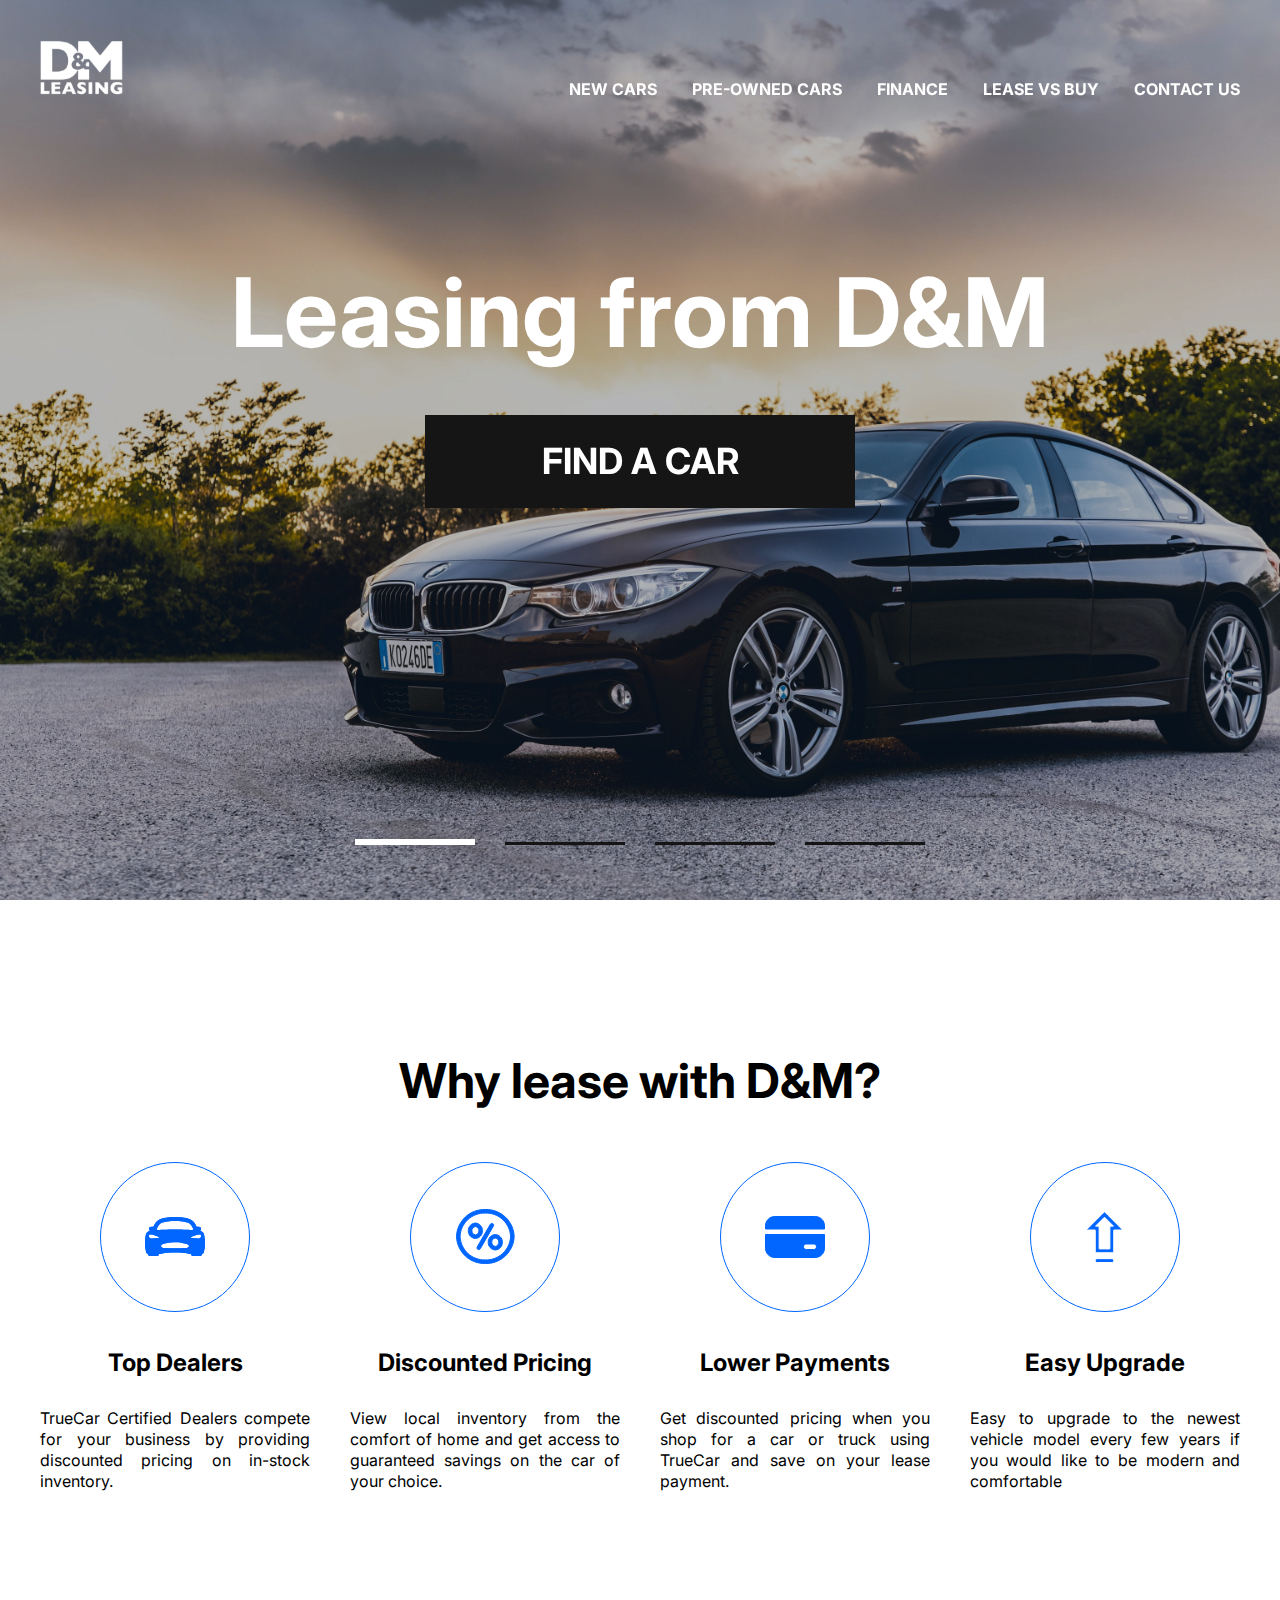
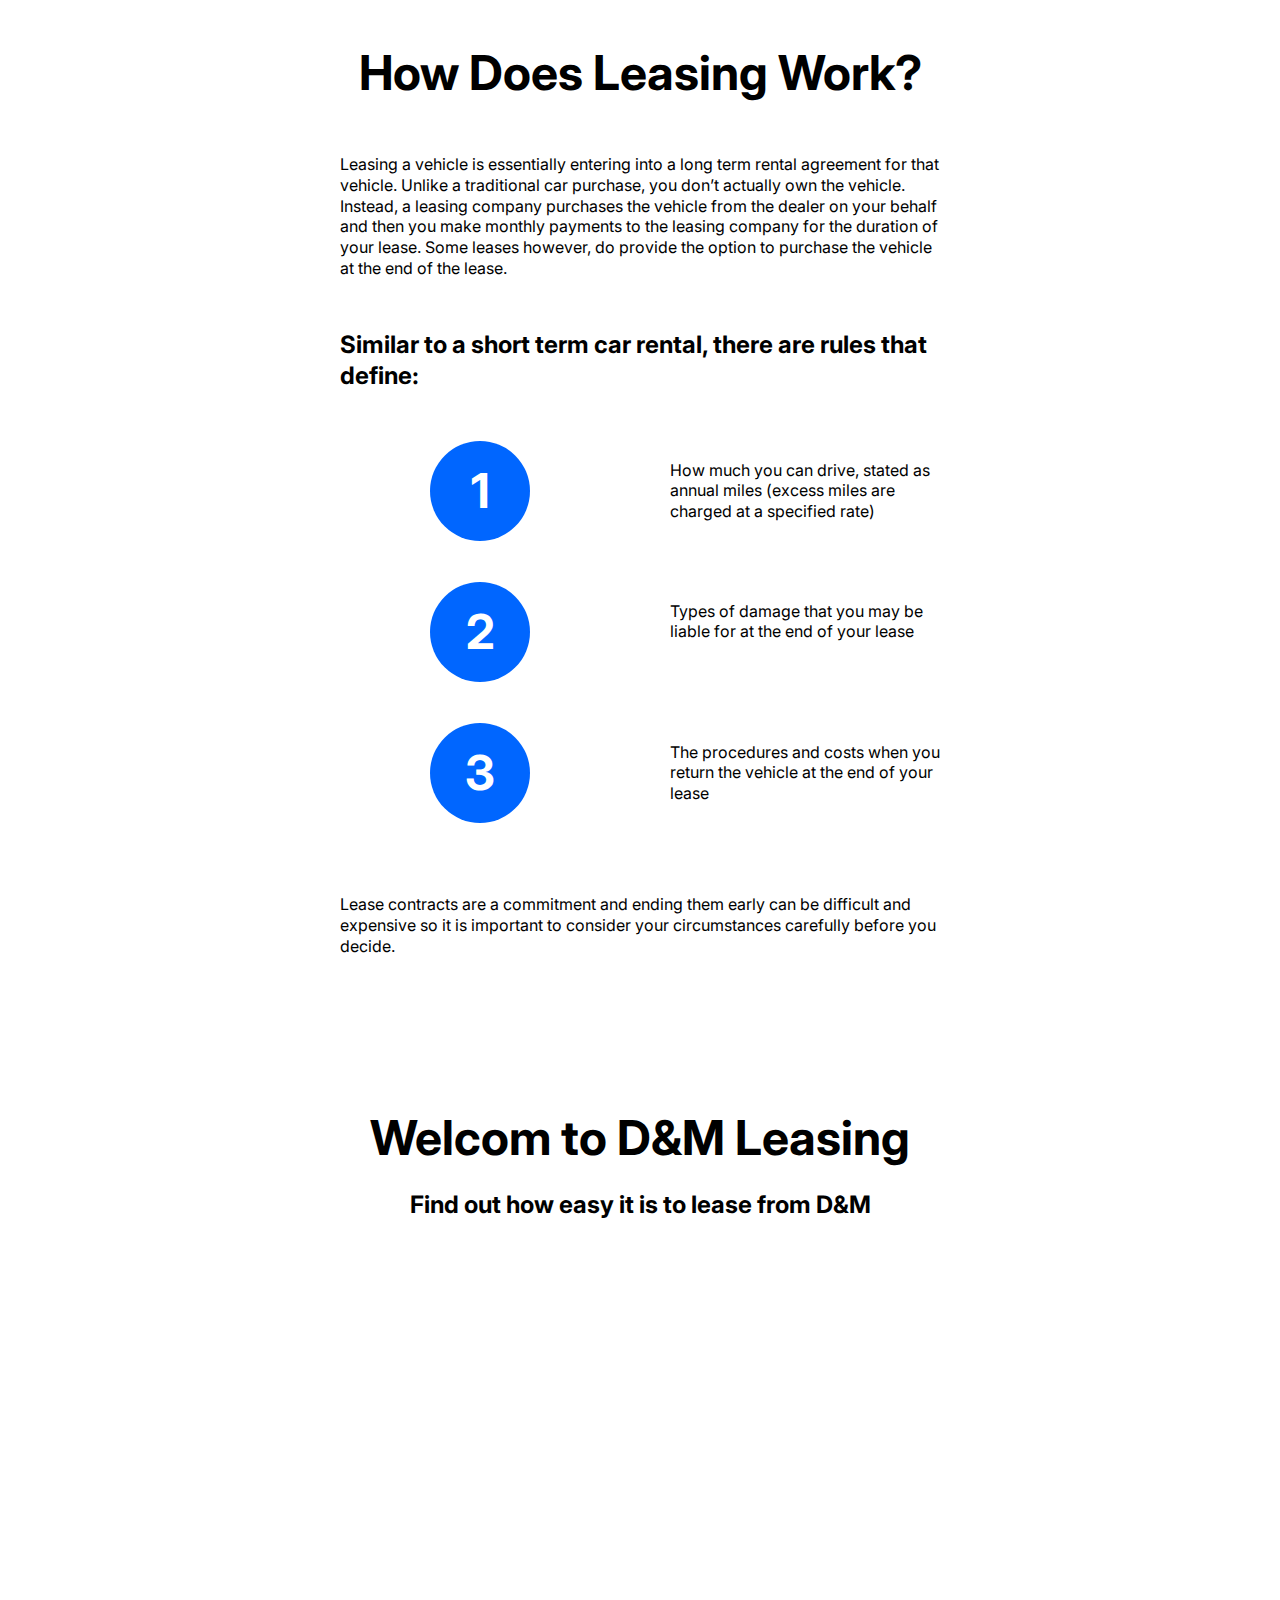
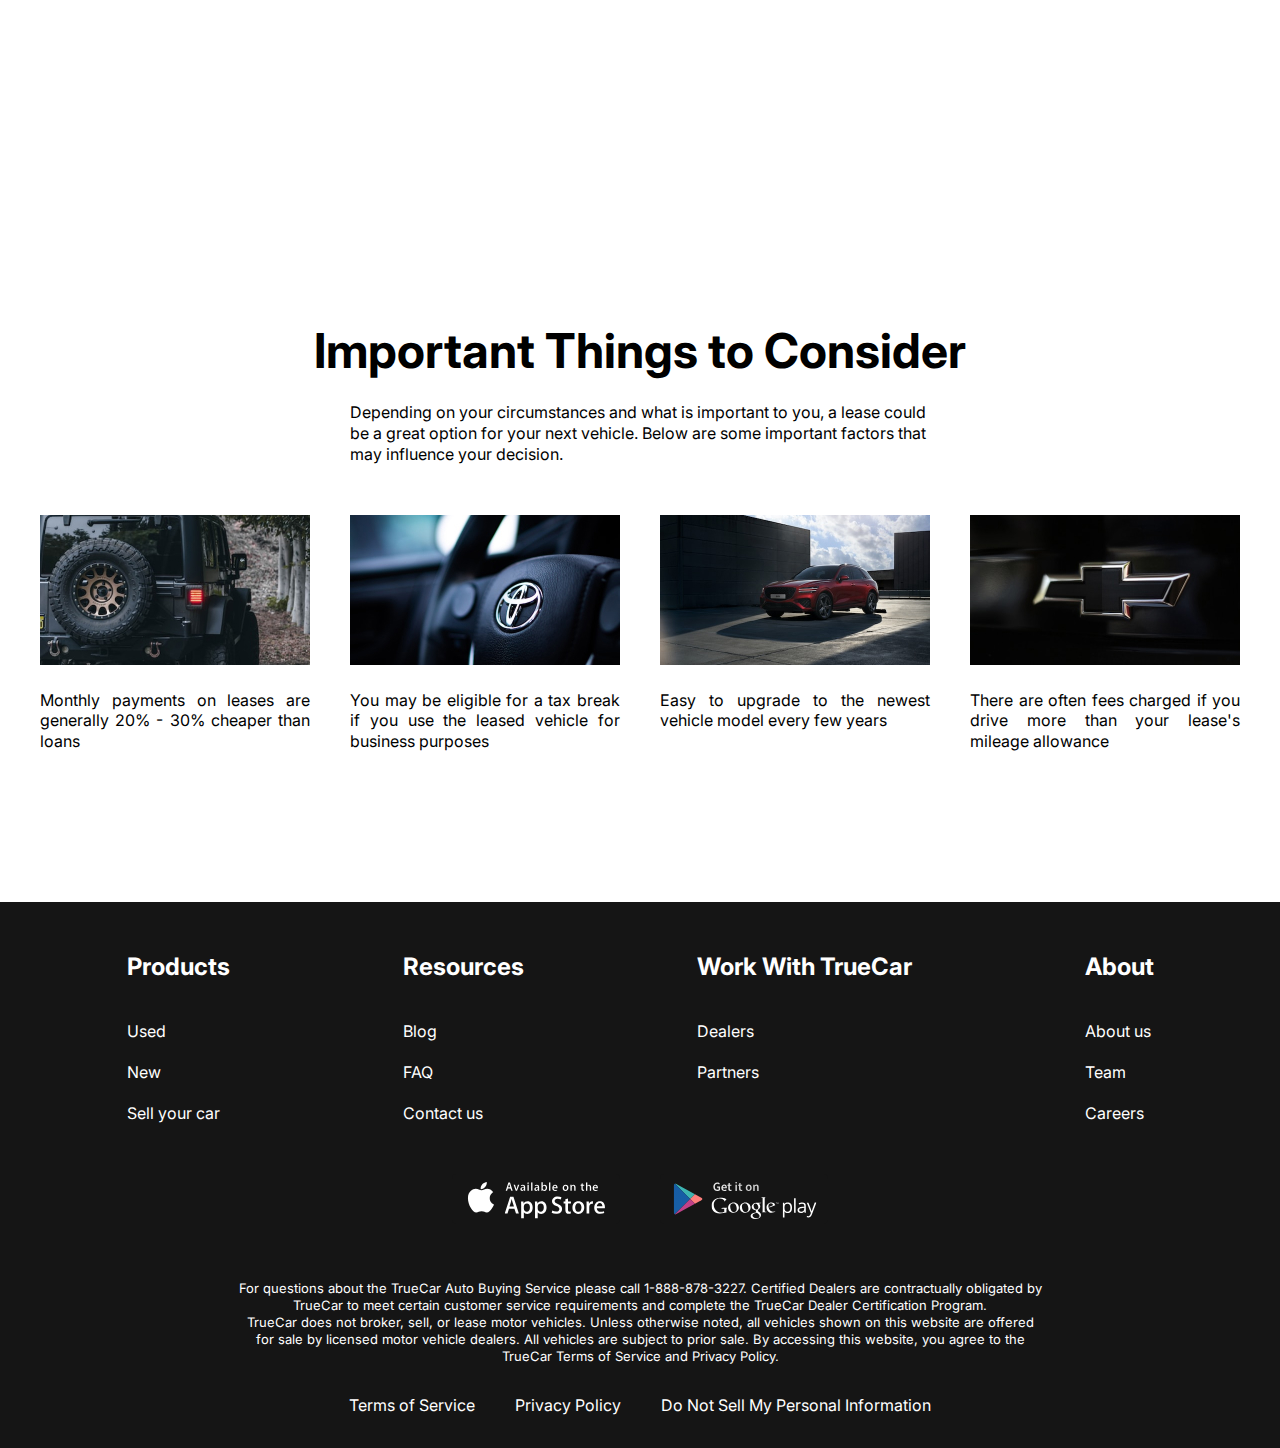
<file: index.html>
<!DOCTYPE html>
<html lang="en">

<head>
  <meta charset="UTF-8">
  <meta name="viewport" content="width=device-width, initial-scale=1.0">
  <title>Document</title>
  <link rel="preconnect" href="https://fonts.googleapis.com">
  <link rel="preconnect" href="https://fonts.gstatic.com" crossorigin>
  <link href="https://fonts.googleapis.com/css2?family=Inter&display=swap" rel="stylesheet">
  <link href="css/swiper-bundle.min.css" rel="stylesheet">
  <link rel="stylesheet" href="css/style.css">
</head>

<body>
  <div class="wrapper">
    <header class="header header-main">
      <div class="container">
        <div class="header__inner">
          <a href="#" class="logo">
            <img src="images/logo.svg" alt="" class="logo__img">
          </a>
          <nav class="menu">
            <ul class="menu__list">
              <li class="menu__list-item"><a href="new-cars.html" class="menu__list-link">NEW CARS</a></li>
              <li class="menu__list-item"><a href="#" class="menu__list-link">PRE-OWNED CARS</a></li>
              <li class="menu__list-item"><a href="#" class="menu__list-link">FINANCE</a></li>
              <li class="menu__list-item"><a href="#" class="menu__list-link">LEASE VS BUY</a></li>
              <li class="menu__list-item"><a href="contacts.html" class="menu__list-link">CONTACT US</a></li>
            </ul>
          </nav>
        </div>
      </div>
    </header>
    <main class="main">
      <section class="top">
        <div class="container">
          <h1 class="title">
            Leasing from D&M
          </h1>
          <a href="new-cars.html" class="top__link">
            Find a Car
          </a>
        </div>
      </section>
      <div class="slider">
        <div class="swiper">
          <div class="swiper-wrapper">
            <!-- картинку следует вставлять в инлайновые сттили, т.к. разраб может дале работать только в html но не с css -->
            <div class="swiper-slide" style="background-image: url(images/slide-1.jpg);"></div>
            <div class="swiper-slide" style="background-image: url(images/slide-2.jpg);"></div>
            <div class="swiper-slide" style="background-image: url(images/slide-3.jpg);"></div>
            <div class="swiper-slide" style="background-image: url(images/slide-4.jpg);"></div>
          </div>
          <div class="swiper-pagination"></div>
        </div>
      </div>
      <section class="why-lease">
        <div class="container">
          <h2 class="section-title">
            Why lease with D&M?
          </h2>
          <ul class="why-lease__list">
            <li class="why-lease__item">
              <img class="why-lease__item-img" src="images/why-lease-1.svg" alt="img">
              <h3 class="why-lease__item-title">
                Top Dealers
              </h3>
              <p class="why-lease__item-text">
                TrueCar Certified Dealers compete for your business by providing discounted pricing on in-stock
                inventory.
              </p>
            </li>
            <li class="why-lease__item">
              <img class="why-lease__item-img" src="images/why-lease-2.svg" alt="img">
              <h3 class="why-lease__item-title">
                Discounted Pricing
              </h3>
              <p class="why-lease__item-text">
                View local inventory from the comfort of home and get access to guaranteed savings on the car of your
                choice.
              </p>
            </li>
            <li class="why-lease__item">
              <img class="why-lease__item-img" src="images/why-lease-3.svg" alt="img">
              <h3 class="why-lease__item-title">
                Lower Payments
              </h3>
              <p class="why-lease__item-text">
                Get discounted pricing when you shop for a car or truck using TrueCar and save on your lease payment.
              </p>
            </li>
            <li class="why-lease__item">
              <img class="why-lease__item-img" src="images/why-lease-4.svg" alt="img">
              <h3 class="why-lease__item-title">
                Easy Upgrade
              </h3>
              <p class="why-lease__item-text">
                Easy to upgrade to the newest vehicle model every few years if you would like to be modern and
                comfortable
              </p>
            </li>
          </ul>
        </div>
      </section>
      <section class="how-work">
        <div class="container">
          <div class="how-work__inner">
            <h2 class="section-title">
              How Does Leasing Work?
            </h2>
            <p class="how-work__text">
              Leasing a vehicle is essentially entering into a long term rental agreement for that vehicle. Unlike a
              traditional car purchase, you don’t actually own the vehicle. Instead, a leasing company purchases the
              vehicle from the dealer on your behalf and then you make monthly payments to the leasing company for the
              duration of your lease. Some leases however, do provide the option to purchase the vehicle at the end of
              the lease.
            </p>
            <h4 class="how-work__minititle">
              Similar to a short term car rental, there are rules that define:
            </h4>
            <ol class="how-work__minititle-list">
              <li class="how-work__minititle-item">
                How much you can drive, stated as annual miles (excess miles are charged at a specified rate)
              </li>
              <li class="how-work__minititle-item">
                Types of damage that you may be liable for at the end of your lease
              </li>
              <li class="how-work__minititle-item">
                The procedures and costs when you return the vehicle at the end of your lease
              </li>
            </ol>
            <p class="how-work__text">
              Lease contracts are a commitment and ending them early can be difficult and expensive so it is important
              to consider your circumstances carefully before you decide.
            </p>
          </div>
        </div>
      </section>
      <section class="video">
        <div class="container">
          <h2 class="section-title video-title">
            Welcom to D&M Leasing
          </h2>
          <p class="video-text">
            Find out how easy it is to lease from D&M
          </p>
          <iframe class="video-content" width="1000" height="500"
            src="https://www.youtube.com/embed/V84qViTQ5s8?si=VFwr8Zt7fvxo-YK0&amp;controls=0"
            title="YouTube video player" frameborder="0"
            allow="accelerometer; autoplay; clipboard-write; encrypted-media; gyroscope; picture-in-picture; web-share"
            referrerpolicy="strict-origin-when-cross-origin" allowfullscreen></iframe>
        </div>
      </section>
      <section class="important">
        <div class="container">
          <h2 class="section-title important-title">
            Important Things to Consider
          </h2>
          <p class="important-text">
            Depending on your circumstances and what is important to you, a lease could be a great option for your next
            vehicle. Below are some important factors that may influence your decision.
          </p>
          <ul class="important-list">
            <li class="important-item">
              <img src="images/imp-1.jpg" alt="" class="important-item__img">
              <p class="important-item__text">
                Monthly payments on leases are generally 20% - 30% cheaper than loans
              </p>
            </li>
            <li class="important-item">
              <img src="images/imp-2.jpg" alt="" class="important-item__img">
              <p class="important-item__text">
                You may be eligible for a tax break if you use the leased vehicle for business purposes
              </p>
            </li>
            <li class="important-item">
              <img src="images/imp-3.jpg" alt="" class="important-item__img">
              <p class="important-item__text">
                Easy to upgrade to the newest vehicle model every few years
              </p>
            </li>
            <li class="important-item">
              <img src="images/imp-4.jpg" alt="" class="important-item__img">
              <p class="important-item__text">
                There are often fees charged if you drive more than your lease's mileage allowance
              </p>
            </li>
          </ul>
        </div>
      </section>
    </main>
    <footer class="footer">
      <div class="container">
        <nav class="footer__menu">
          <!-- li.footer__menu-item*4>a.footer__menu-link[href=#] -->
          <ul class="footer__menu-list">
            <li class="footer__menu-item">
              <p class="footer__menu-title">Products</p>
            </li>
            <li class="footer__menu-item"><a href="#" class="footer__menu-link">Used</a></li>
            <li class="footer__menu-item"><a href="#" class="footer__menu-link">New</a></li>
            <li class="footer__menu-item"><a href="#" class="footer__menu-link">Sell your car</a></li>
          </ul>
          <ul class="footer__menu-list">
            <li class="footer__menu-item">
              <p class="footer__menu-title">Resources</p>
            </li>
            <li class="footer__menu-item"><a href="#" class="footer__menu-link">Blog</a></li>
            <li class="footer__menu-item"><a href="#" class="footer__menu-link">FAQ</a></li>
            <li class="footer__menu-item"><a href="#" class="footer__menu-link">Contact us</a></li>
          </ul>
          <ul class="footer__menu-list">
            <li class="footer__menu-item">
              <p class="footer__menu-title">Work With TrueCar</p>
            </li>
            <li class="footer__menu-item"><a href="#" class="footer__menu-link">Dealers</a></li>
            <li class="footer__menu-item"><a href="#" class="footer__menu-link"></a>Partners</li>
          </ul>
          <ul class="footer__menu-list">
            <li class="footer__menu-item">
              <p class="footer__menu-title">About</p>
            </li>
            <li class="footer__menu-item"><a href="#" class="footer__menu-link">About us</a></li>
            <li class="footer__menu-item"><a href="#" class="footer__menu-link">Team</a></li>
            <li class="footer__menu-item"><a href="#" class="footer__menu-link">Careers</a></li>
          </ul>
        </nav>
        <ul class="apps__menu">
          <li class="apps__menu-item">
            <a href="#" class="apps__menu-link">
              <img class="apps__item-img" src="images/appstore.svg" alt="apple">
            </a>
          </li>
          <li class="apps__menu-item">
            <a href="#" class="apps__menu-link">
              <img class="apps__item-img" src="images/googleplay.svg" alt="googleplay">
            </a>
          </li>
        </ul>
        <div class="footer__copyright">
          <p class="footer__copyright-text">
            For questions about the TrueCar Auto Buying Service please call 1-888-878-3227.
            Certified Dealers are contractually obligated by TrueCar to meet certain customer service requirements and
            complete the TrueCar Dealer Certification Program.
          </p>
          <p class="footer__copyright-text">
            TrueCar does not broker, sell, or lease motor vehicles. Unless otherwise noted, all vehicles shown on this
            website are offered for sale by licensed motor vehicle dealers. All vehicles are subject to prior sale. By
            accessing this website, you agree to the TrueCar Terms of Service and Privacy Policy.
          </p>
        </div>
        <div class="footer__policy">
          <ul class="policy__nav-list">
            <li class="policy__nav-item"><a href="#" class="policy__nav-link">Terms of Service</a></li>
            <li class="policy__nav-item"><a href="#" class="policy__nav-link">Privacy Policy</a></li>
            <li class="policy__nav-item"><a href="#" class="policy__nav-link"></a>Do Not Sell My Personal Information
            </li>
          </ul>
        </div>
      </div>
    </footer>
  </div>
  <script src="js/swiper-bundle.min.js"></script>
  <script src="js/main.js"></script>
</body>

</html>
</file>
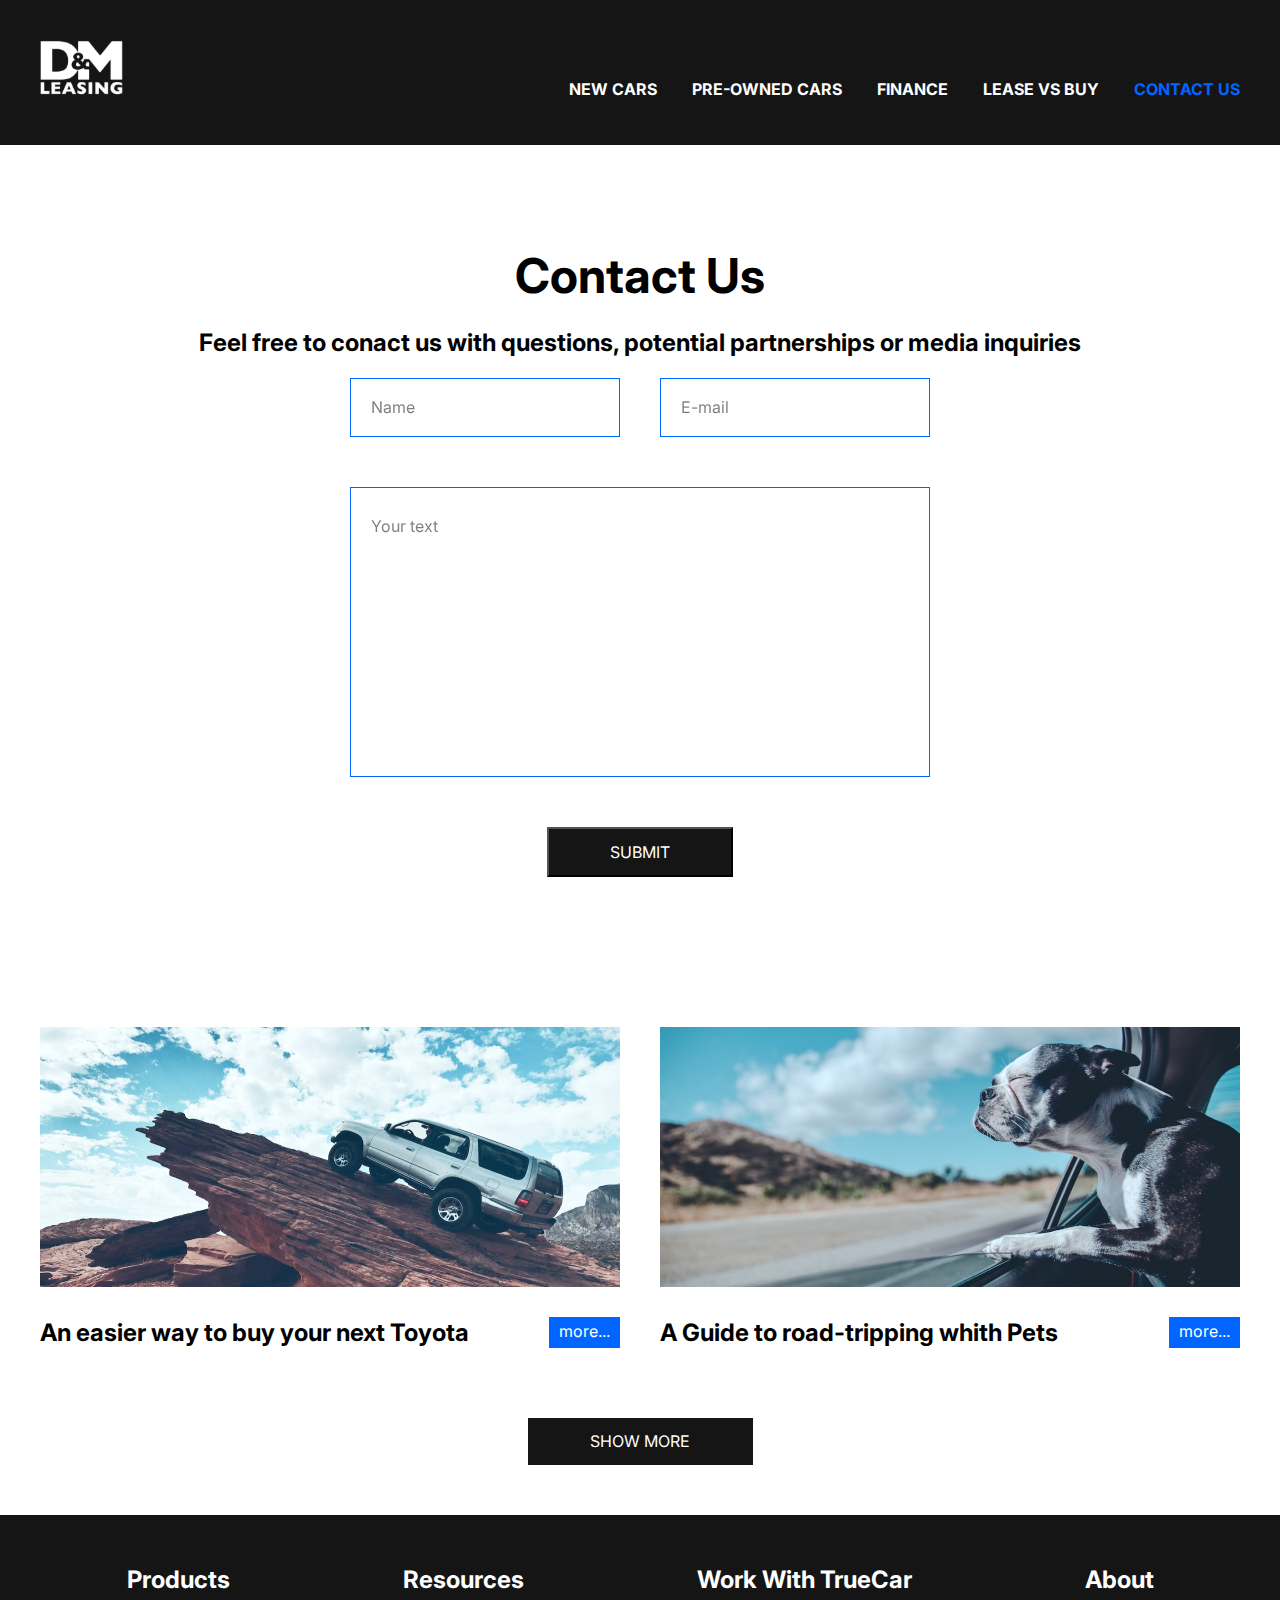
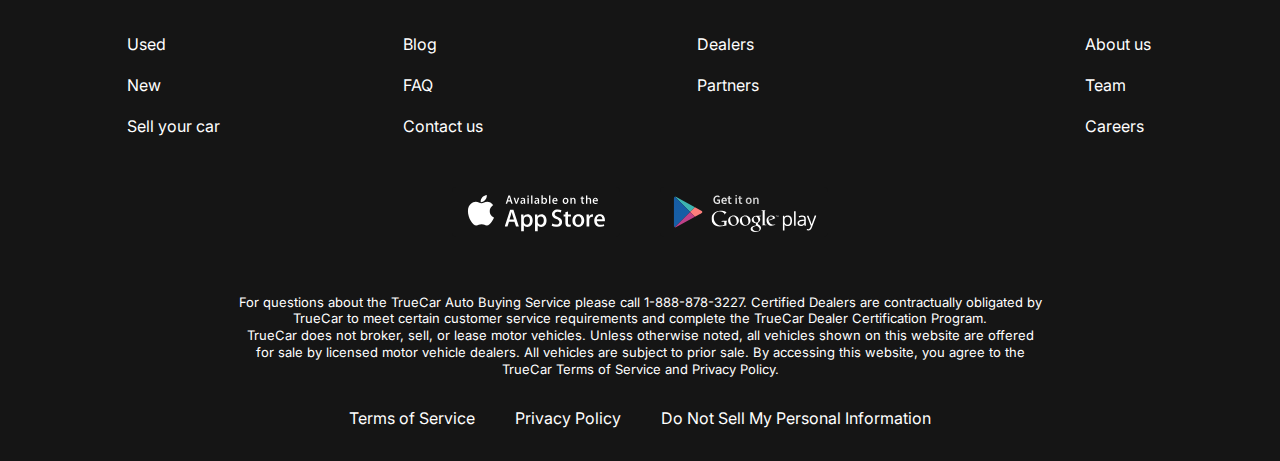
<file: contacts.html>
<!DOCTYPE html>
<html lang="en">

<head>
  <meta charset="UTF-8">
  <meta name="viewport" content="width=device-width, initial-scale=1.0">
  <title>Document</title>
  <link rel="preconnect" href="https://fonts.googleapis.com">
  <link rel="preconnect" href="https://fonts.gstatic.com" crossorigin>
  <link href="https://fonts.googleapis.com/css2?family=Inter&display=swap" rel="stylesheet">
  <link rel="stylesheet" href="css/style.css">
</head>

<body>
  <div class="wrapper">
    <header class="header">
      <div class="container">
        <div class="header__inner">
          <a href="index.html" class="logo">
            <img src="images/logo.svg" alt="" class="logo__img">
          </a>
          <nav class="menu">
            <ul class="menu__list">
              <li class="menu__list-item"><a href="new-cars.html" class="menu__list-link">NEW CARS</a></li>
              <li class="menu__list-item"><a href="#" class="menu__list-link">PRE-OWNED CARS</a></li>
              <li class="menu__list-item"><a href="#" class="menu__list-link">FINANCE</a></li>
              <li class="menu__list-item"><a href="#" class="menu__list-link">LEASE VS BUY</a></li>
              <li class="menu__list-item"><a href="#" class="menu__list-link menu__list-link--active">CONTACT US</a>
              </li>
            </ul>
          </nav>
        </div>
      </div>
    </header>
    <main class="main">
      <section class="contacts">
        <div class="container">
          <h2 class="section-title contact-title">Contact Us</h2>
          <p class="contact-text">
            Feel free to conact us with questions, potential partnerships or media inquiries
          </p>
          <form action="" class="form">
            <input type="text" class="form-input" placeholder="Name">
            <input type="e-mail" class="form-input" placeholder="E-mail">
            <textarea class="form-textarea" placeholder="Your text"></textarea>
            <button class="form-btn" type="submit">SUBMIT</button>
          </form>
        </div>
      </section>
      <section class="blog">
        <div class="container">
          <div class="blog-list">
            <div class="blog-item">
              <img src="images/blog-1.jpg" alt="" class="blog-item__img">
              <h4 class="blog-item__title">An easier way to buy your next Toyota</h4>
              <a href="#" class="blog-item__link">more...</a>
            </div>
            <div class="blog-item">
              <img src="images/blog-2.jpg" alt="" class="blog-item__img">
              <h4 class="blog-item__title">A Guide to road-tripping whith Pets</h4>
              <a href="#" class="blog-item__link">more...</a>
            </div>
          </div>
          <a href="#" class="showmore-links">SHOW MORE</a>
        </div>
      </section>
    </main>
    <footer class="footer">
      <div class="container">
        <nav class="footer__menu">
          <!-- li.footer__menu-item*4>a.footer__menu-link[href=#] -->
          <ul class="footer__menu-list">
            <li class="footer__menu-item">
              <p class="footer__menu-title">Products</p>
            </li>
            <li class="footer__menu-item"><a href="#" class="footer__menu-link">Used</a></li>
            <li class="footer__menu-item"><a href="#" class="footer__menu-link">New</a></li>
            <li class="footer__menu-item"><a href="#" class="footer__menu-link">Sell your car</a></li>
          </ul>
          <ul class="footer__menu-list">
            <li class="footer__menu-item">
              <p class="footer__menu-title">Resources</p>
            </li>
            <li class="footer__menu-item"><a href="#" class="footer__menu-link">Blog</a></li>
            <li class="footer__menu-item"><a href="#" class="footer__menu-link">FAQ</a></li>
            <li class="footer__menu-item"><a href="#" class="footer__menu-link">Contact us</a></li>
          </ul>
          <ul class="footer__menu-list">
            <li class="footer__menu-item">
              <p class="footer__menu-title">Work With TrueCar</p>
            </li>
            <li class="footer__menu-item"><a href="#" class="footer__menu-link">Dealers</a></li>
            <li class="footer__menu-item"><a href="#" class="footer__menu-link"></a>Partners</li>
          </ul>
          <ul class="footer__menu-list">
            <li class="footer__menu-item">
              <p class="footer__menu-title">About</p>
            </li>
            <li class="footer__menu-item"><a href="#" class="footer__menu-link">About us</a></li>
            <li class="footer__menu-item"><a href="#" class="footer__menu-link">Team</a></li>
            <li class="footer__menu-item"><a href="#" class="footer__menu-link">Careers</a></li>
          </ul>
        </nav>
        <ul class="apps__menu">
          <li class="apps__menu-item">
            <a href="#" class="apps__menu-link">
              <img class="apps__item-img" src="images/appstore.svg" alt="apple">
            </a>
          </li>
          <li class="apps__menu-item">
            <a href="#" class="apps__menu-link">
              <img class="apps__item-img" src="images/googleplay.svg" alt="googleplay">
            </a>
          </li>
        </ul>
        <div class="footer__copyright">
          <p class="footer__copyright-text">
            For questions about the TrueCar Auto Buying Service please call 1-888-878-3227.
            Certified Dealers are contractually obligated by TrueCar to meet certain customer service requirements and
            complete the TrueCar Dealer Certification Program.
          </p>
          <p class="footer__copyright-text">
            TrueCar does not broker, sell, or lease motor vehicles. Unless otherwise noted, all vehicles shown on this
            website are offered for sale by licensed motor vehicle dealers. All vehicles are subject to prior sale. By
            accessing this website, you agree to the TrueCar Terms of Service and Privacy Policy.
          </p>
        </div>
        <div class="footer__policy">
          <ul class="policy__nav-list">
            <li class="policy__nav-item"><a href="#" class="policy__nav-link">Terms of Service</a></li>
            <li class="policy__nav-item"><a href="#" class="policy__nav-link">Privacy Policy</a></li>
            <li class="policy__nav-item"><a href="#" class="policy__nav-link"></a>Do Not Sell My Personal Information
            </li>
          </ul>
        </div>
      </div>
    </footer>
  </div>
</body>

</html>
</file>
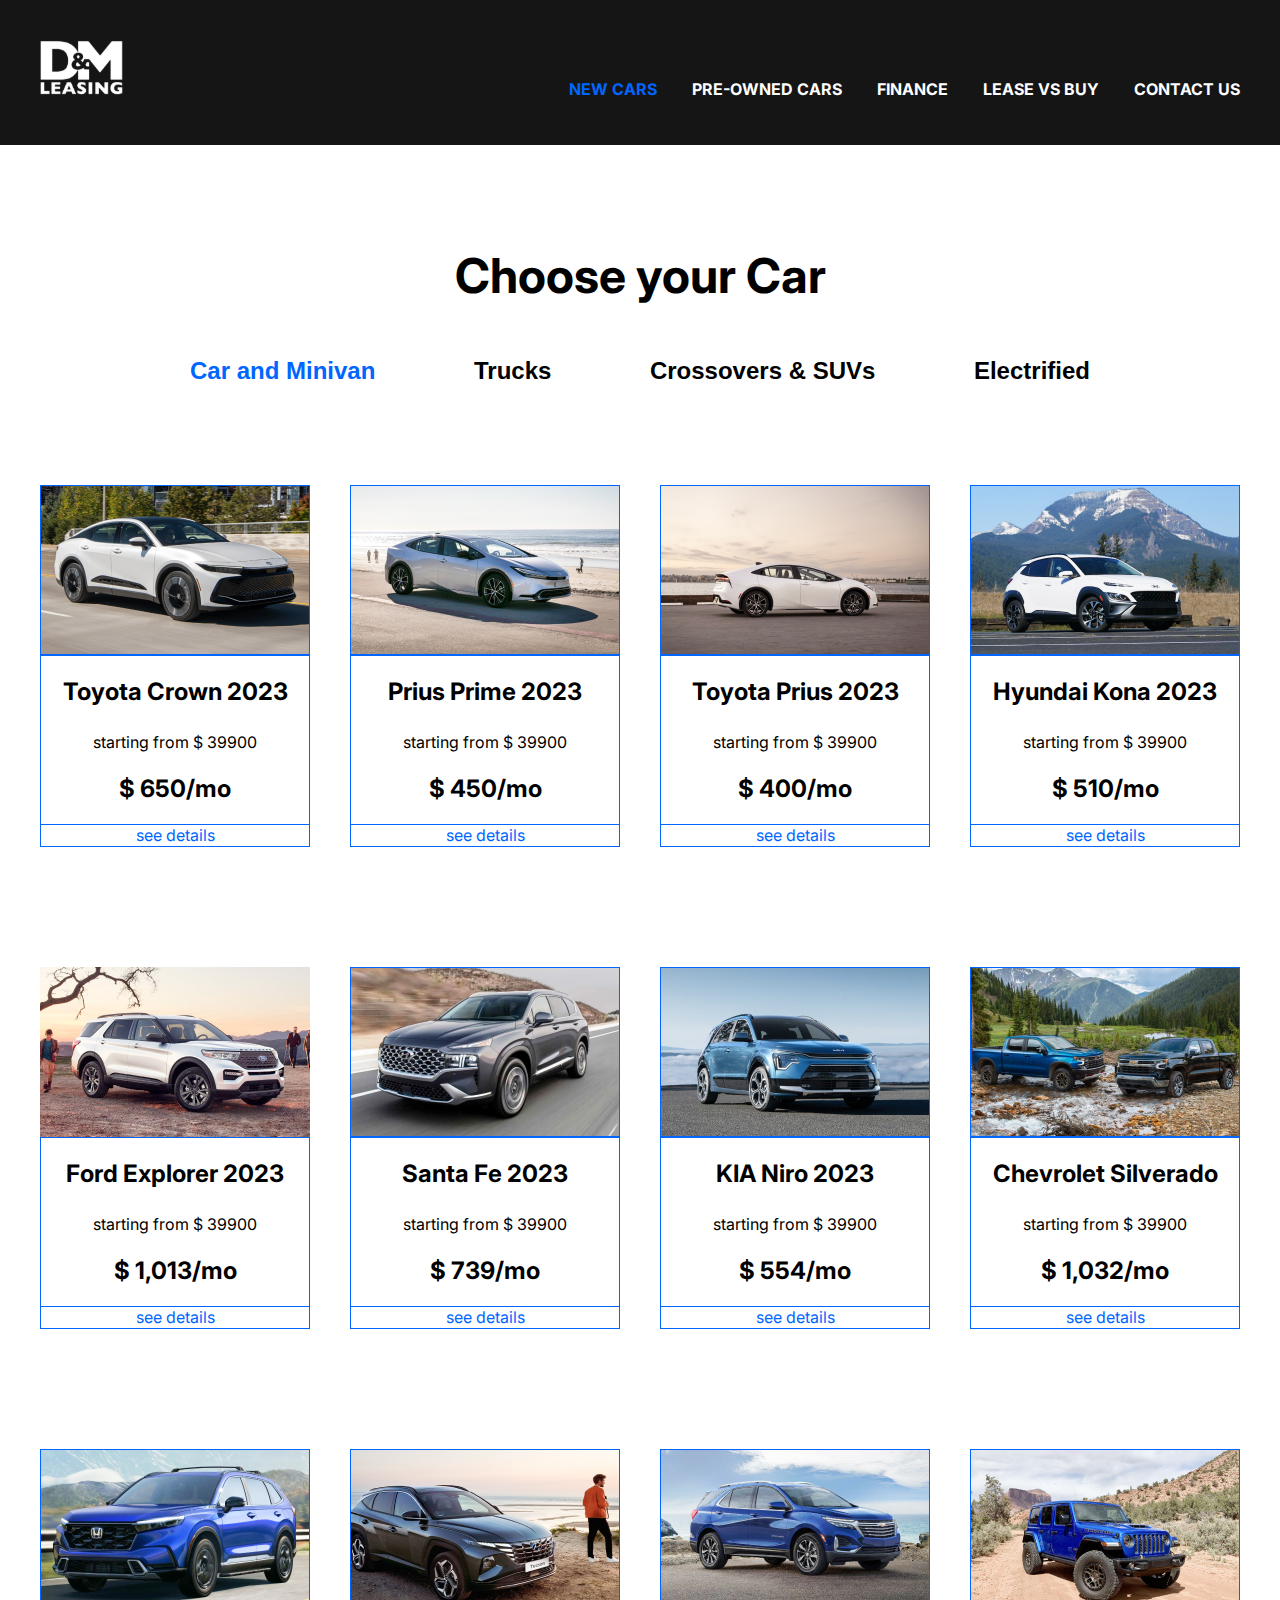
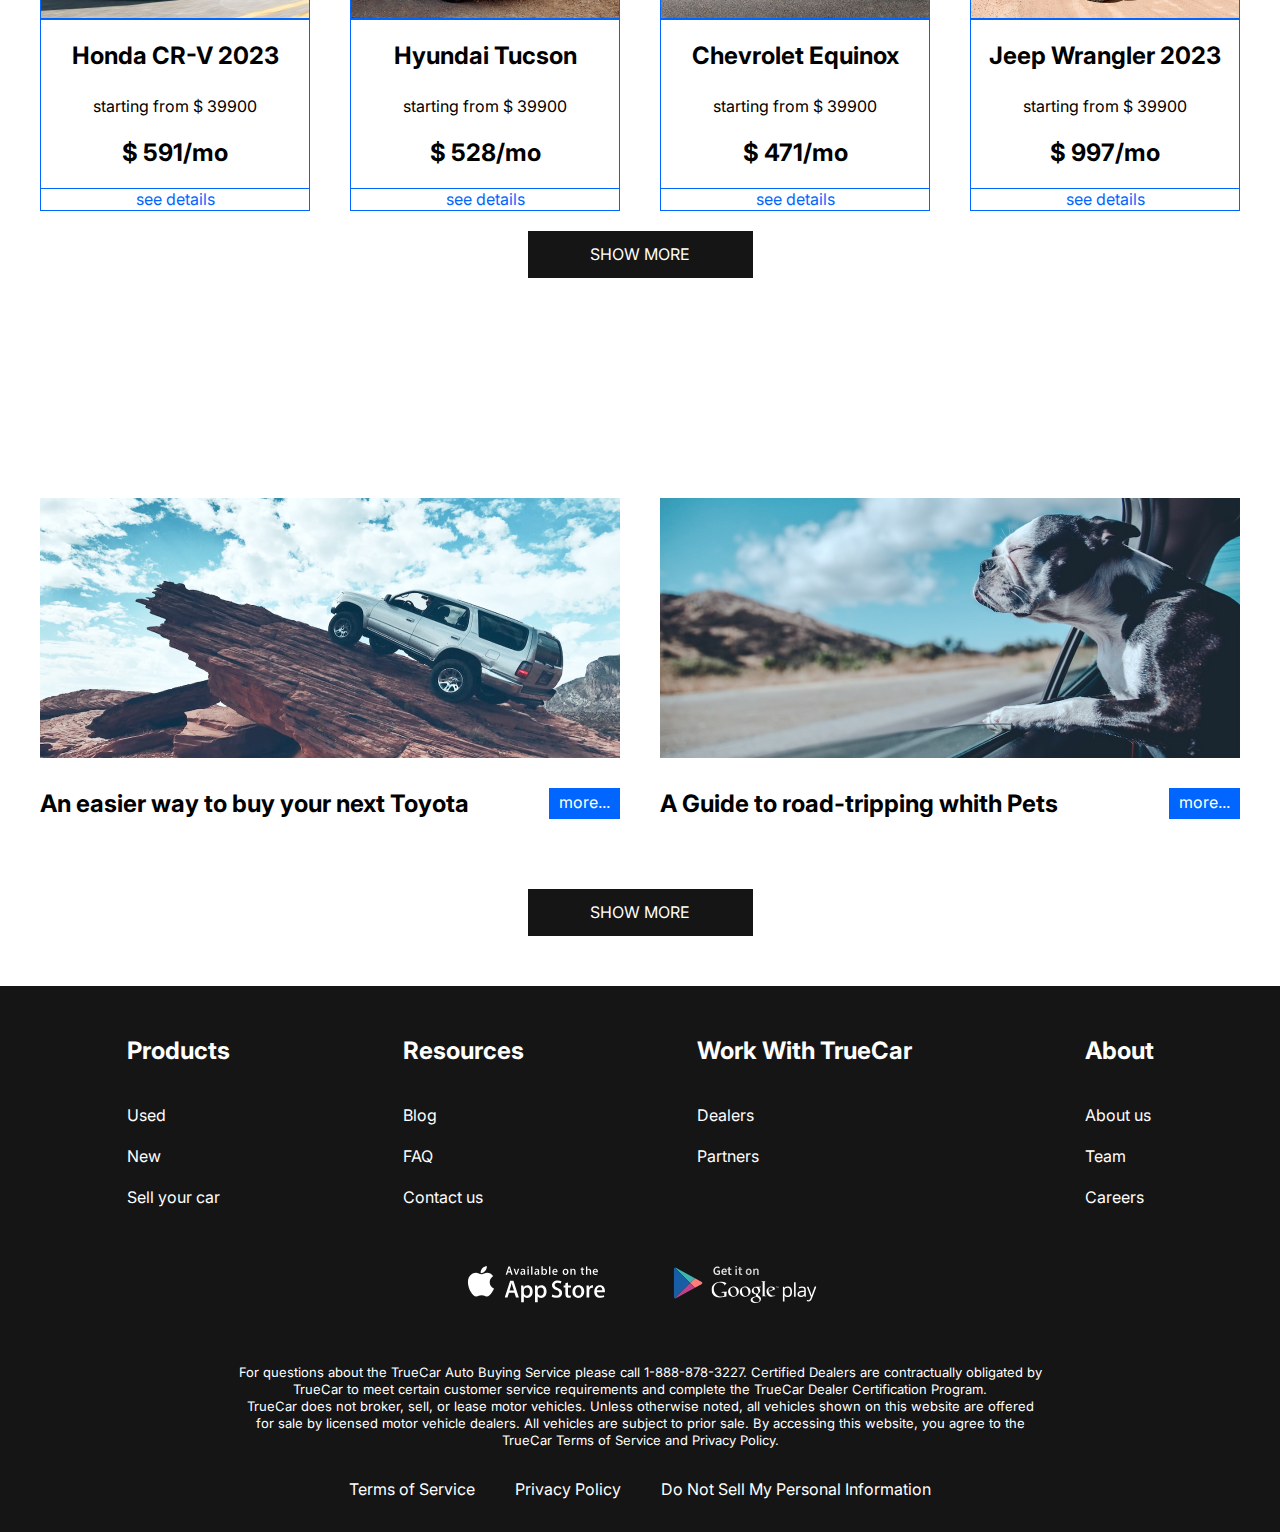
<file: new-cars.html>
<!DOCTYPE html>
<html lang="en">

<head>
  <meta charset="UTF-8">
  <meta name="viewport" content="width=device-width, initial-scale=1.0">
  <title>Document</title>
  <link rel="preconnect" href="https://fonts.googleapis.com">
  <link rel="preconnect" href="https://fonts.gstatic.com" crossorigin>
  <link href="https://fonts.googleapis.com/css2?family=Inter&display=swap" rel="stylesheet">
  <link rel="stylesheet" href="css/style.css">
</head>

<body>
  <div class="wrapper">
    <header class="header">
      <div class="container">
        <div class="header__inner">
          <a href="index.html" class="logo">
            <img src="images/logo.svg" alt="" class="logo__img">
          </a>
          <nav class="menu">
            <ul class="menu__list">
              <li class="menu__list-item"><a href="#" class="menu__list-link menu__list-link--active">NEW CARS</a></li>
              <li class="menu__list-item"><a href="#" class="menu__list-link">PRE-OWNED CARS</a></li>
              <li class="menu__list-item"><a href="#" class="menu__list-link">FINANCE</a></li>
              <li class="menu__list-item"><a href="#" class="menu__list-link">LEASE VS BUY</a></li>
              <li class="menu__list-item"><a href="contacts.html" class="menu__list-link">CONTACT US</a></li>
            </ul>
          </nav>
        </div>
      </div>
    </header>
    <main class="main">

      <section class="choose">
        <div class="container">
          <h2 class="section-title">
            Choose your Car
          </h2>
          <div class="tabs">
            <div class="tabs-btn">
              <!-- в JS добавим функцию open для замены класса tabs-btn__item на active 
                поэтому тут добавим data-button="content-1" а у кнопок tabs-content__item 
                добавим id="content-1" 
              data-button - это дата атрибут по нему в JS вставим контент -->
              <button class="tabs-btn__item tabs-btn__item--active" data-button="content-1">Car and Minivan</button>
              <button class="tabs-btn__item" data-button="content-2">Trucks</button>
              <button class="tabs-btn__item" data-button="content-3">Crossovers & SUVs</button>
              <button class="tabs-btn__item" data-button="content-4">Electrified</button>
            </div>
            <div class="tabs-content">
              <!-- id="content-1" связь в JS с кнопками tabs-btn__item -->
              <!-- tabs-content__item--active для смены контента JS-ом -->
              <div class="tabs-content__item tabs-content__item--active" id="content-1">
                <div class="card">
                  <img src="images/card-1.jpg" alt="" class="card-img">
                  <div class="card-content">
                    <h4 class="card-title">Toyota Crown 2023</h4>
                    <p class="card-text">starting from $ 39900</p>
                    <p class="card-price">$ 650/mo</p>
                  </div>
                  <a href="#" class="card-link">see details</a>
                </div>
                <div class="card">
                  <img src="images/card-2.jpg" alt="" class="card-img">
                  <div class="card-content">
                    <h4 class="card-title">Prius Prime 2023</h4>
                    <p class="card-text">starting from $ 39900</p>
                    <p class="card-price">$ 450/mo</p>
                  </div>
                  <a href="#" class="card-link">see details</a>
                </div>
                <div class="card">
                  <img src="images/card-3.jpg" alt="" class="card-img">
                  <div class="card-content">
                    <h4 class="card-title">Toyota Prius 2023</h4>
                    <p class="card-text">starting from $ 39900</p>
                    <p class="card-price">$ 400/mo</p>
                  </div>
                  <a href="#" class="card-link">see details</a>
                </div>
                <div class="card">
                  <img src="images/card-4.jpg" alt="" class="card-img">
                  <div class="card-content">
                    <h4 class="card-title">Hyundai Kona 2023</h4>
                    <p class="card-text">starting from $ 39900</p>
                    <p class="card-price">$ 510/mo</p>
                  </div>
                  <a href="#" class="card-link">see details</a>
                </div>
                <div class="card">
                  <img src="images/card-5.jpg" alt="" class="card-img">
                  <div class="card-content">
                    <h4 class="card-title">Ford Explorer 2023</h4>
                    <p class="card-text">starting from $ 39900</p>
                    <p class="card-price">$ 1,013/mo</p>
                  </div>
                  <a href="#" class="card-link">see details</a>
                </div>
                <div class="card">
                  <img src="images/card-6.jpg" alt="" class="card-img">
                  <div class="card-content">
                    <h4 class="card-title">Santa Fe 2023</h4>
                    <p class="card-text">starting from $ 39900</p>
                    <p class="card-price">$ 739/mo</p>
                  </div>
                  <a href="#" class="card-link">see details</a>
                </div>
                <div class="card">
                  <img src="images/card-7.jpg" alt="" class="card-img">
                  <div class="card-content">
                    <h4 class="card-title">KIA Niro 2023</h4>
                    <p class="card-text">starting from $ 39900</p>
                    <p class="card-price">$ 554/mo</p>
                  </div>
                  <a href="#" class="card-link">see details</a>
                </div>
                <div class="card">
                  <img src="images/card-8.jpg" alt="" class="card-img">
                  <div class="card-content">
                    <h4 class="card-title">Chevrolet Silverado</h4>
                    <p class="card-text">starting from $ 39900</p>
                    <p class="card-price">$ 1,032/mo</p>
                  </div>
                  <a href="#" class="card-link">see details</a>
                </div>
                <div class="card">
                  <img src="images/card-9.jpg" alt="" class="card-img">
                  <div class="card-content">
                    <h4 class="card-title">Honda CR-V 2023</h4>
                    <p class="card-text">starting from $ 39900</p>
                    <p class="card-price">$ 591/mo</p>
                  </div>
                  <a href="#" class="card-link">see details</a>
                </div>
                <div class="card">
                  <img src="images/card-10.jpg" alt="" class="card-img">
                  <div class="card-content">
                    <h4 class="card-title">Hyundai Tucson</h4>
                    <p class="card-text">starting from $ 39900</p>
                    <p class="card-price">$ 528/mo</p>
                  </div>
                  <a href="#" class="card-link">see details</a>
                </div>
                <div class="card">
                  <img src="images/card-11.jpg" alt="" class="card-img">
                  <div class="card-content">
                    <h4 class="card-title">Chevrolet Equinox</h4>
                    <p class="card-text">starting from $ 39900</p>
                    <p class="card-price">$ 471/mo</p>
                  </div>
                  <a href="#" class="card-link">see details</a>
                </div>
                <div class="card">
                  <img src="images/card-12.jpg" alt="" class="card-img">
                  <div class="card-content">
                    <h4 class="card-title">Jeep Wrangler 2023</h4>
                    <p class="card-text">starting from $ 39900</p>
                    <p class="card-price">$ 997/mo</p>
                  </div>
                  <a href="#" class="card-link">see details</a>
                </div>
              </div>
              <div class="tabs-content__item" id="content-2">
                <div class="card">
                  <img src="images/card-12.jpg" alt="" class="card-img">
                  <div class="card-content">
                    <h4 class="card-title">Toyota Crown 2023</h4>
                    <p class="card-text">starting from $ 39900</p>
                    <p class="card-price">$ 650/mo</p>
                  </div>
                  <a href="#" class="card-link">see details</a>
                </div>
                <div class="card">
                  <img src="images/card-11.jpg" alt="" class="card-img">
                  <div class="card-content">
                    <h4 class="card-title">Prius Prime 2023</h4>
                    <p class="card-text">starting from $ 39900</p>
                    <p class="card-price">$ 450/mo</p>
                  </div>
                  <a href="#" class="card-link">see details</a>
                </div>
                <div class="card">
                  <img src="images/card-10.jpg" alt="" class="card-img">
                  <div class="card-content">
                    <h4 class="card-title">Toyota Prius 2023</h4>
                    <p class="card-text">starting from $ 39900</p>
                    <p class="card-price">$ 400/mo</p>
                  </div>
                  <a href="#" class="card-link">see details</a>
                </div>
                <div class="card">
                  <img src="images/card-9.jpg" alt="" class="card-img">
                  <div class="card-content">
                    <h4 class="card-title">Hyundai Kona 2023</h4>
                    <p class="card-text">starting from $ 39900</p>
                    <p class="card-price">$ 510/mo</p>
                  </div>
                </div>
              </div>

              <div class="tabs-content__item" id="content-3">
                <div class="card">
                  <img src="images/card-8.jpg" alt="" class="card-img">
                  <div class="card-content">
                    <h4 class="card-title">Hyundai Kona 2023</h4>
                    <p class="card-text">starting from $ 39900</p>
                    <p class="card-price">$ 510/mo</p>
                  </div>
                </div>
              </div>
              <div class="tabs-content__item" id="content-4">
                <div class="card">
                  <img src="images/card-7.jpg" alt="" class="card-img">
                  <div class="card-content">
                    <h4 class="card-title">Hyundai Kona 2023</h4>
                    <p class="card-text">starting from $ 39900</p>
                    <p class="card-price">$ 510/mo</p>
                  </div>
                </div>
              </div>
            </div>
            <a href="#" class="showmore-links">SHOW MORE</a>
          </div>
      </section>
      <section class="blog">
        <div class="container">
          <div class="blog-list">
            <div class="blog-item">
              <img src="images/blog-1.jpg" alt="" class="blog-item__img">
              <h4 class="blog-item__title">An easier way to buy your next Toyota</h4>
              <a href="#" class="blog-item__link">more...</a>
            </div>
            <div class="blog-item">
              <img src="images/blog-2.jpg" alt="" class="blog-item__img">
              <h4 class="blog-item__title">A Guide to road-tripping whith Pets</h4>
              <a href="#" class="blog-item__link">more...</a>
            </div>
          </div>
          <a href="#" class="showmore-links">SHOW MORE</a>
        </div>
      </section>
    </main>
    <footer class="footer">
      <div class="container">
        <nav class="footer__menu">
          <!-- li.footer__menu-item*4>a.footer__menu-link[href=#] -->
          <ul class="footer__menu-list">
            <li class="footer__menu-item">
              <p class="footer__menu-title">Products</p>
            </li>
            <li class="footer__menu-item"><a href="#" class="footer__menu-link">Used</a></li>
            <li class="footer__menu-item"><a href="#" class="footer__menu-link">New</a></li>
            <li class="footer__menu-item"><a href="#" class="footer__menu-link">Sell your car</a></li>
          </ul>
          <ul class="footer__menu-list">
            <li class="footer__menu-item">
              <p class="footer__menu-title">Resources</p>
            </li>
            <li class="footer__menu-item"><a href="#" class="footer__menu-link">Blog</a></li>
            <li class="footer__menu-item"><a href="#" class="footer__menu-link">FAQ</a></li>
            <li class="footer__menu-item"><a href="#" class="footer__menu-link">Contact us</a></li>
          </ul>
          <ul class="footer__menu-list">
            <li class="footer__menu-item">
              <p class="footer__menu-title">Work With TrueCar</p>
            </li>
            <li class="footer__menu-item"><a href="#" class="footer__menu-link">Dealers</a></li>
            <li class="footer__menu-item"><a href="#" class="footer__menu-link"></a>Partners</li>
          </ul>
          <ul class="footer__menu-list">
            <li class="footer__menu-item">
              <p class="footer__menu-title">About</p>
            </li>
            <li class="footer__menu-item"><a href="#" class="footer__menu-link">About us</a></li>
            <li class="footer__menu-item"><a href="#" class="footer__menu-link">Team</a></li>
            <li class="footer__menu-item"><a href="#" class="footer__menu-link">Careers</a></li>
          </ul>
        </nav>
        <ul class="apps__menu">
          <li class="apps__menu-item">
            <a href="#" class="apps__menu-link">
              <img class="apps__item-img" src="images/appstore.svg" alt="apple">
            </a>
          </li>
          <li class="apps__menu-item">
            <a href="#" class="apps__menu-link">
              <img class="apps__item-img" src="images/googleplay.svg" alt="googleplay">
            </a>
          </li>
        </ul>
        <div class="footer__copyright">
          <p class="footer__copyright-text">
            For questions about the TrueCar Auto Buying Service please call 1-888-878-3227.
            Certified Dealers are contractually obligated by TrueCar to meet certain customer service requirements and
            complete the TrueCar Dealer Certification Program.
          </p>
          <p class="footer__copyright-text">
            TrueCar does not broker, sell, or lease motor vehicles. Unless otherwise noted, all vehicles shown on this
            website are offered for sale by licensed motor vehicle dealers. All vehicles are subject to prior sale. By
            accessing this website, you agree to the TrueCar Terms of Service and Privacy Policy.
          </p>
        </div>
        <div class="footer__policy">
          <ul class="policy__nav-list">
            <li class="policy__nav-item"><a href="#" class="policy__nav-link">Terms of Service</a></li>
            <li class="policy__nav-item"><a href="#" class="policy__nav-link">Privacy Policy</a></li>
            <li class="policy__nav-item"><a href="#" class="policy__nav-link"></a>Do Not Sell My Personal Information
            </li>
          </ul>
        </div>
      </div>
    </footer>
  </div>
  <script src="js/car-choose.js"></script>
</body>

</html>
</file>
<file: css/style.css>
/*### вначале идут общие стилии либо стили заготовки ###*/
html {
  /*переназначение модели отсчета размера элементов на логично-понятную
  где padding с border уже будут внутри width и height и невыйдут эти размеры
  а по умол. content-box браузер плюсует все width, padding, border и т.д.*/
  box-sizing: border-box;
}


/* inherit - как у родителя т.к. как у html*/
*,
*::after,
*::before {
  box-sizing: inherit;
  /*обнуление дефолтных стилей браузеров*/
  margin: 0;
  padding: 0;
}

/* следующие строки для прибития футера к низу экрана */
html,
body {
  height: 100%;
}


/*для всех списков*/
ul {
  /*убираем точки*/
  list-style-type: none;
}

/*для всех ссылок*/
a {
  /*убираем подчеркивание*/
  text-decoration: none;
  /*ставим родительский цвет*/
  color: inherit;
}

.section-title {
  margin-bottom: 50px;
  font-size: 48px;
  font-weight: 700;
  text-align: center;
}

/*### конец стилей заготовок ###*/


.wrapper {
  /* следующие 3 строки для прибития футера к низу экрана */
  min-height: 100%;
  display: flex;
  flex-direction: column;
}

.container {
  /* тех. фон для наглядности background-color: #ccc;*/
  /*займет ширину по максимуму но не более 1200рх
  на кинули еще 10*2 из-за падингов для внутр контента
  в итоге контент займет всегда не более 1200*/
  max-width: 1220px;
  /*сверху и снизу 0 а слева и справа автоматически 
  что в итоге даст блок по центру */
  margin: 0 auto;
  /*отодвигаем контент на 10рх слева и справа */
  padding: 0 10px;
}

body {
  /*стили идущие сквось весь сайт*/
  font-family: 'Inter', sans-serif;
  font-size: 16px;
  font-weight: 400;
  /* высота шрифта 120% от стандартной */
  line-height: 1.3;
}

.header {
  background-color: #151515;
}

/*шапка на гл странице*/
.header-main {
  background-color: transparent;
  /* мы "отрываем" этот элемент и ставим выше 
  и ставим 0 по краям*/
  position: absolute;
  z-index: 10;
  left: 0;
  right: 0;
}

/*внутренний контейнер шапки*/
.header__inner {
  /*взяли с макета растояние от верха*/
  padding-top: 40px;
  padding-bottom: 45px;
  /*этот элем сост из 2 частей - лого и меню
  поэтому прим сетку и отодвине элем по краям*/
  display: flex;
  justify-content: space-between;
  align-items: flex-end;
}

.menu__list {
  /* слова в меню в линию и раздвинуты на 35рх*/
  display: flex;
  gap: 35px;
}

.menu__list-link {
  /*цвет ссылок взят с макета*/
  color: #fff;
  /*даже если мы написали руками капсом
  надо поставить св-во чтобы меню всегда было
  заглавными буквами*/
  text-transform: uppercase;
  /*делаем вес толщины бльше и получаем более жирный шрифт*/
  font-weight: 700;
}

/*для изменения цвета активной ссылки
+ добавим этот класс в соответст. страницы html*/
.menu__list-link--active {
  color: #0066ff;
}


.main {
  /* следующая строка для прибития футера к низу экрана */
  flex-grow: 1;
}

.top {
  color: #fff;
  text-align: center;
  /* чуть поднял текст */
  padding-top: 250px;
  padding-bottom: 50px;
  /* мы "отрываем" этот элемент и ставим выше 
  и ставим 0 по краям*/
  position: absolute;
  z-index: 5;
  left: 0;
  right: 0;
}

.title {
  padding-bottom: 40px;
  font-size: 96px;
  font-weight: 700;
}

.top__link {
  background-color: #151515;
  padding: 23px;
  /* ширина блока 430 и чтобы не ставить падинги по бокам */
  /* укажем макс ширину и ширина блока будет пост 
  независимо от его содержания, т.е. конетнт будет переноситься*/
  max-width: 430px;
  /* чтобы ширина была 430 ставим 100% */
  width: 100%;
  font-size: 36px;
  font-weight: 700;
  /* чтобы сдлать тег а блочным */
  display: inline-block;
  text-transform: uppercase;
}


.swiper-wrapper::after {
  /* т.к. на исходнике картинка с черным оверлеем и с прозрачностью 0,3
  то закрасим сделаем родителе полотно с цыетом #151515 и c прозрачностью 0.3
  спозиционируем абсолютно и на весь swiper-wrapper и поднимем z на 5*/
  content: "";
  background: rgba(21, 21, 21, .3);
  position: absolute;
  z-index: 5;
  left: 0;
  right: 0;
  top: 0;
  bottom: 0;
}

.swiper-slide {
  background-repeat: no-repeat;
  background-size: cover;
  background-position: center;
  height: 100vh;
}

.swiper-pagination-bullet {
  width: 120px;
  height: 3px;
  background-color: #151515;
  opacity: 1;
  border-radius: 0;
}

.swiper-pagination-bullet-active {
  height: 6px;
  background-color: #fff;
  border-radius: 0;
}

/* сделать между булетами отступ 15
названия стилей присвоены бибиотекой и взяты по F12  */
.swiper-horizontal>.swiper-pagination-bullets .swiper-pagination-bullet,
.swiper-pagination-horizontal.swiper-pagination-bullets .swiper-pagination-bullet {
  margin: 0 15px;
}

/* приподняли буллеты. стили см F12 */
.swiper-horizontal>.swiper-pagination-bullets,
.swiper-pagination-bullets.swiper-pagination-horizontal {
  bottom: 50px;
}

.why-lease {
  padding: 150px 0;
}

.footer {
  background-color: #151515;
  padding: 50px 0 32px;
  color: #fff;
}

.footer__menu {
  display: flex;
  justify-content: space-around;
  /* отодвинуть от этого блока то что ниже */
  margin-bottom: 50px;
}

.footer__menu-list {
  /* макс ширина заголовка + перенос 
  250 - вычислили по ширине заголовка*/
  max-width: 250px;
}


.footer__menu-title {
  font-size: 24px;
  font-weight: 700;
  line-height: 1.219;
  padding-bottom: 20px;
}

/* + значит что применим стиль к следующим детям .footer__menu-item */
.footer__menu-item+.footer__menu-item {
  padding-top: 20px;
}

.footer__menu-link {}

.apps__menu {
  display: flex;
  justify-content: center;
  gap: 40px;
  margin-bottom: 52px;
}

.footer__copyright {
  font-size: 13px;
  max-width: 806px;
  margin: 0 auto 30px;
  text-align: center;
}

.footer__copyright-text {}

.footer__policy {}

.policy__nav-list {
  display: flex;
  justify-content: center;
  gap: 40px;
  text-align: center;
}

.policy__nav-item {}

.policy__nav-link {}

.why-lease__list {
  /* можно flaex но используем сетку т.к. адаптив*/
  display: grid;
  /* 4 по 1 части*/
  grid-template-columns: repeat(4, 1fr);
  gap: 40px;
  text-align: center;
}

.why-lease__item-img {
  margin-bottom: 30px;
}

.why-lease__item-title {
  margin-bottom: 30px;
  font-size: 24px;
  font-weight: 700;

}

.why-lease__item-text {
  text-align: justify;
}

.how-work {
  padding-bottom: 150px;
}

.how-work__inner {
  max-width: 600px;
  margin: 0 auto;
}

.how-work__minititle {
  font-size: 24px;
  font-weight: 700;
  padding-top: 50px;

}

.how-work__minititle-list {
  margin: 50px 0 70px;
  /*счетчик*/
  counter-reset: myCounter;

}

.how-work__minititle-item {
  /* убираем нумерацию по умолч. */
  list-style-type: none;
  width: 270px;
  min-height: 64px;
  /*размещение сделаем относительно этого элемента а 
  дочернему - абсолют*/
  position: relative;
  margin-left: auto;
  box-sizing: content-box;
  padding: 18.5px 0 18.5px 240px;
}

/*чтобы раздвинуть кружки с цифрами*/
.how-work__minititle-item+.how-work__minititle-item {
  margin-top: 40px;
}


/* ::before добавиn перед текстом how-work__minititle-item
контент content в нашем случае нумерацию (ее добавим счетчиком) в круге*/
.how-work__minititle-item::before {
  counter-increment: myCounter 1;
  content: counter(myCounter);
  font-size: 48px;
  font-weight: 700;
  color: #fff;
  background-color: #0066ff;
  display: flex;
  justify-content: center;
  align-items: center;
  width: 100px;
  height: 100px;
  border-radius: 50%;
  position: absolute;
  left: 0;
  top: 0;

}

.video {
  padding-bottom: 150px;
}

.video-title {
  margin-bottom: 20px;
}

.video-text {
  font-size: 24px;
  font-weight: 700;
  margin-bottom: 50px;
  text-align: center;
}

.video-content {
  display: block;
  margin: 0 auto;
}

.important {
  padding-bottom: 150px;
}

.important-title {
  margin-bottom: 20px;
}

.important-text {
  max-width: 580px;
  margin: 0 auto 50px;
}

.important-list {
  display: grid;
  grid-template-columns: repeat(4, 1fr);
  gap: 40px;
  text-align: justify;
}

.important-item__img {
  margin-bottom: 20px;
}

.contacts {
  padding: 100px 0 150px;
}

.contact-title {
  margin-bottom: 20px;
}

.contact-text {
  text-align: center;
  font-size: 24px;
  font-weight: 700;
  margin-bottom: 20px;
  padding: 0 100px;
}

.form {
  /*зададим форме некие рамки*/
  max-width: 580px;
  margin: 0 auto;
  display: flex;
  justify-content: space-between;
  /*для переноса инпутов*/
  flex-wrap: wrap;
}

.form-input {
  width: 270px;
  padding: 18px 20px;
  display: inline-block;
  border: 1px solid #06f;
  margin-bottom: 50px;
  /*для инпутов лучше прописывать шрифты их параметры*/
  font-family: 'Inter', sans-serif;
  font-size: 16px;
  font-weight: 400;
  /* высота шрифта 120% от стандартной */
  line-height: 1.3;
  color: #000;
}

.form-input::placeholder,
.form-textarea::placeholder {
  font-family: 'Inter', sans-serif;
  font-size: 16px;
  font-weight: 400;
  /* высота шрифта 120% от стандартной */
  line-height: 1.3;
  color: #000;
  opacity: .5;
}

.form-textarea {
  /*растянем texarea на ширину блока*/
  width: 100%;
  min-height: 290px;
  padding: 28px 20px;
  resize: none;
  border: 1px solid #06f;
  margin-bottom: 50px;
  /*для инпутов лучше прописывать шрифты их параметры*/
  font-family: 'Inter', sans-serif;
  font-size: 16px;
  font-weight: 400;
  /* высота шрифта 120% от стандартной */
  line-height: 1.3;
  color: #000;
}

.form-btn {
  background-color: #151515;
  color: #fff;
  text-transform: uppercase;
  /* width: 130px;
  height: 16px; */
  /*для ryjgjr лучше прописывать шрифты их параметры*/
  font-family: 'Inter', sans-serif;
  font-size: 16px;
  font-weight: 400;
  padding: 13px 61px;
  /*ставим кнопку по центру секции т.к. родитель form
  display: flex*/
  margin: 0 auto;
}

.blog {
  padding-bottom: 50px;
}

.blog-list {
  display: grid;
  grid-template-columns: repeat(2, 1fr);
  gap: 40px;
}

.blog-item {
  display: flex;
  justify-content: space-between;
  flex-wrap: wrap;
  margin-bottom: 70px;
}

.blog-item__img {
  margin-bottom: 30px;
  width: 100%;
}

.blog-item__title {
  /*это аналог ширины для флекс элемента*/
  flex-basis: 446px;
  font-size: 24px;
  font-weight: 700;
}

.blog-item__link {
  background-color: #0066ff;
  color: #fff;
  padding: 4px 10px;

}

.showmore-links {
  text-transform: uppercase;
  background-color: #151515;
  color: #fff;
  font-size: 16px;
  font-weight: 400;
  padding: 13px 61px;
  width: 225px;
  margin: 0 auto;
  /*текст по центру*/
  text-align: center;
  /*кнопка по центру*/
  display: block;
}

.choose {
  padding: 100px 0 150px;
}

.tabs {
  margin-bottom: 70px;
}

.tabs-btn {
  padding: 0 150px;
  /*сначала выбрали grid но заголовки стали
переноситься при увеличенни масштаба стр
игото взяли flex*/
  display: flex;
  /* grid-template-columns: repeat(4, 1fr); */
  justify-content: space-between;
  gap: 80px;
  padding-bottom: 100px;
}

.tabs-btn__item {
  font-size: 24px;
  font-weight: 700;
  /*при наведении курсора - рука*/
  cursor: pointer;
  /*убираем то что идет от button*/
  border: none;
  background-color: transparent;
  padding: 0;
}

.tabs-btn__item--active {
  color: #0066ff;
}

.tabs-content__item {
  /*тут none но ниже + active будет grid*/
  display: none;
  grid-template-columns: repeat(4, 1fr);
  gap: 100px 40px;
}

.tabs-content__item.tabs-content__item--active {
  display: grid;
}

.card {
  text-align: center;
}

.card-img {
  /*делаем картинку блочной убрать
  отступ по умолчанию как у строчных*/
  display: block;
}

.card-content {
  border: 1px solid #0066ff;
  padding: 0 5px;
}

.card-title {
  font-size: 24px;
  font-weight: 700;
  padding: 20px 0 5px;
  margin-bottom: 20px;

}

.card-text {
  margin-bottom: 20px;
  padding: 0 5px;
}

.card-price {
  font-size: 24px;
  font-weight: 700;
  margin-bottom: 20px;
  padding: 0 5px;
}

.card-link {
  display: block;
  color: #0066ff;
  border: 1px solid #0066ff;
  border-top: 0;
  margin-bottom: 20px;
  padding: 0 5px;
}
</file>
